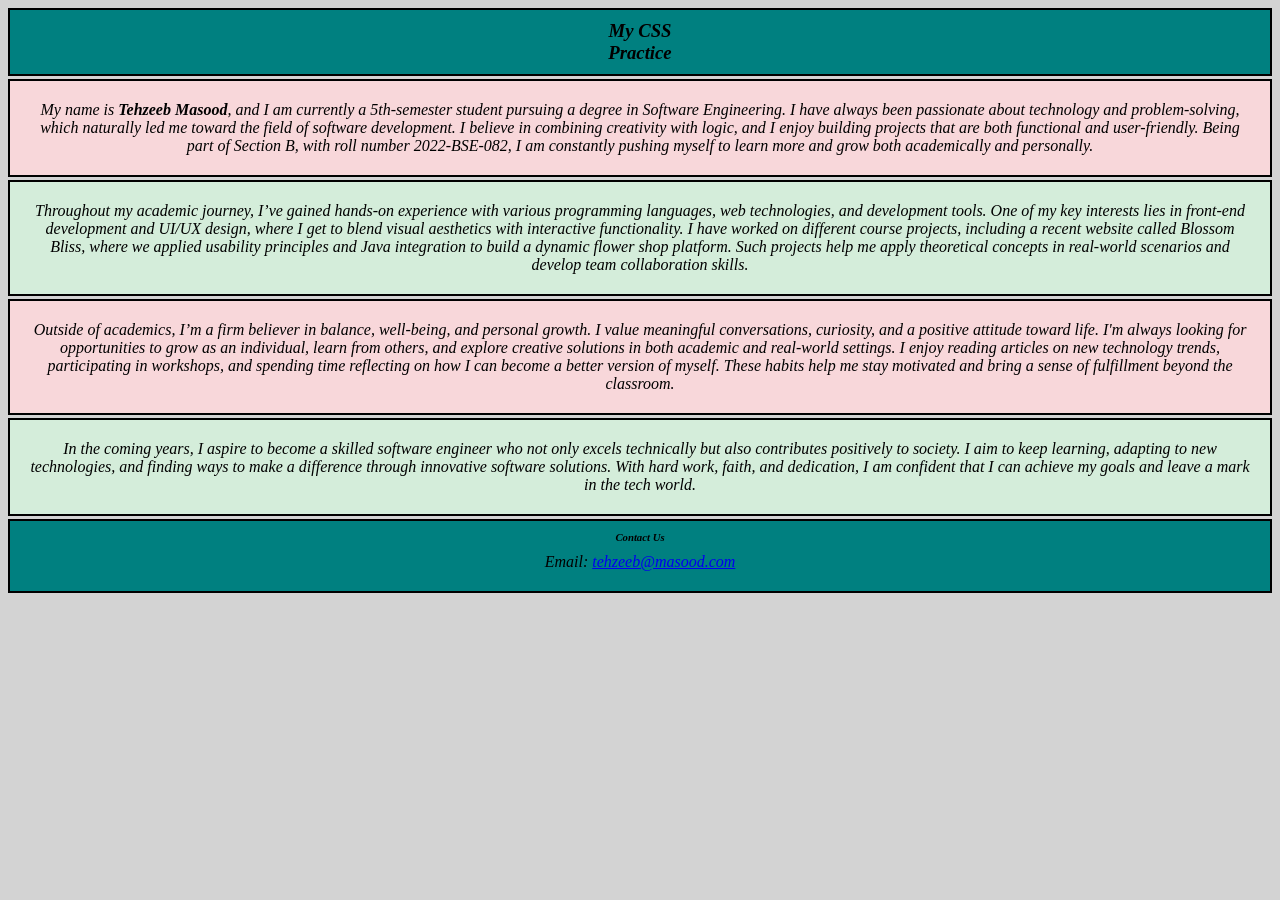
<file: index.html>
<!DOCTYPE html>
<html>
<head>
  <title>Task4</title>
  <link rel="stylesheet" href="tealblue.css">
  <link rel="stylesheet" href="aquagreen.css">
</head>
<body>
  <div class="header">
    <h3>My CSS <br> Practice</h3>
  </div>

  <div class="red-box">
    <p>My name is <strong>Tehzeeb Masood</strong>, and I am currently a 5th-semester student pursuing a degree in Software Engineering. I have always been passionate about technology and problem-solving, which naturally led me toward the field of software development. I believe in combining creativity with logic, and I enjoy building projects that are both functional and user-friendly. Being part of Section B, with roll number 2022-BSE-082, I am constantly pushing myself to learn more and grow both academically and personally.</p>
  </div>

  <div class="green-box">
    <p>Throughout my academic journey, I’ve gained hands-on experience with various programming languages, web technologies, and development tools. One of my key interests lies in front-end development and UI/UX design, where I get to blend visual aesthetics with interactive functionality. I have worked on different course projects, including a recent website called <em>Blossom Bliss</em>, where we applied usability principles and Java integration to build a dynamic flower shop platform. Such projects help me apply theoretical concepts in real-world scenarios and develop team collaboration skills.</p>
  </div>

  <div class="red-box">
    <p>Outside of academics, I’m a firm believer in balance, well-being, and personal growth. I value meaningful conversations, curiosity, and a positive attitude toward life. I'm always looking for opportunities to grow as an individual, learn from others, and explore creative solutions in both academic and real-world settings. I enjoy reading articles on new technology trends, participating in workshops, and spending time reflecting on how I can become a better version of myself. These habits help me stay motivated and bring a sense of fulfillment beyond the classroom.</p>
  </div>

  <div class="green-box">
    <p>In the coming years, I aspire to become a skilled software engineer who not only excels technically but also contributes positively to society. I aim to keep learning, adapting to new technologies, and finding ways to make a difference through innovative software solutions. With hard work, faith, and dedication, I am confident that I can achieve my goals and leave a mark in the tech world.</p>
  </div>

  <div class="footer">
    <footer>
      <h6>Contact Us</h6>
      <p>Email: <a href="mailto:tehzeeb@masood.com">tehzeeb@masood.com</a></p>
    </footer>
  </div>
</body>
</html>
</file>
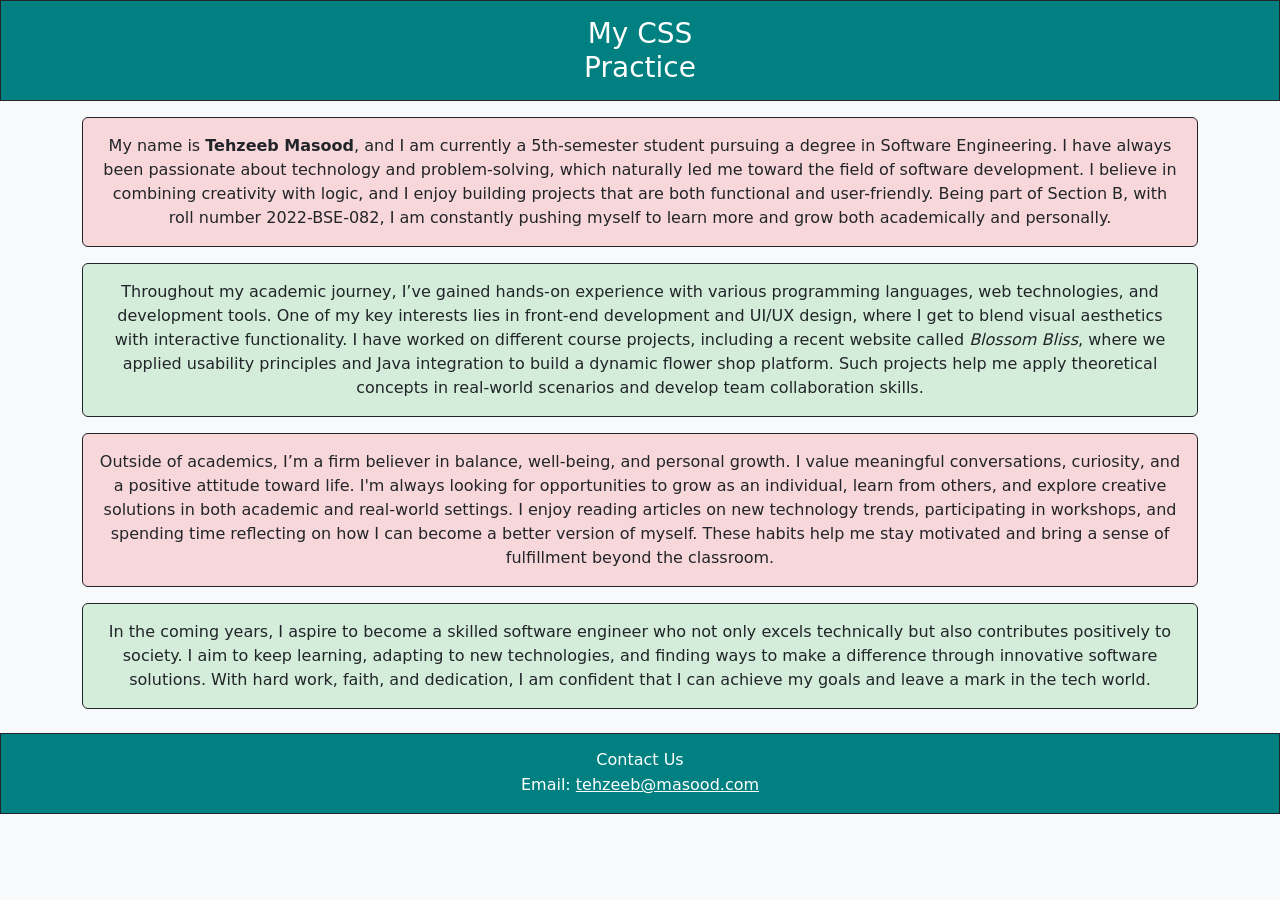
<file: assig.html>
<!DOCTYPE html>
<html lang="en">
<head>
  <meta charset="UTF-8">
  <title>Task4 - Bootstrap Only</title>
  <link href="https://cdn.jsdelivr.net/npm/bootstrap@5.3.2/dist/css/bootstrap.min.css" rel="stylesheet">
</head>
<body class="bg-light">

  <!-- Header -->
  <div class="text-white text-center py-3 border border-dark" style="background-color: teal;">
    <h3 class="mb-0">My CSS <br> Practice</h3>
  </div>

  <!-- Red Box 1 -->
  <div class="container my-3">
    <div class="card border border-dark text-center" style="background-color: #f8d7da;">
      <div class="card-body">
        <p class="mb-0">
          My name is <strong>Tehzeeb Masood</strong>, and I am currently a 5th-semester student pursuing a degree in Software Engineering. I have always been passionate about technology and problem-solving, which naturally led me toward the field of software development. I believe in combining creativity with logic, and I enjoy building projects that are both functional and user-friendly. Being part of Section B, with roll number 2022-BSE-082, I am constantly pushing myself to learn more and grow both academically and personally.
        </p>
      </div>
    </div>
  </div>

  <!-- Green Box 1 -->
  <div class="container my-3">
    <div class="card border border-dark text-center" style="background-color: #d4edda;">
      <div class="card-body">
        <p class="mb-0">
          Throughout my academic journey, I’ve gained hands-on experience with various programming languages, web technologies, and development tools. One of my key interests lies in front-end development and UI/UX design, where I get to blend visual aesthetics with interactive functionality. I have worked on different course projects, including a recent website called <em>Blossom Bliss</em>, where we applied usability principles and Java integration to build a dynamic flower shop platform. Such projects help me apply theoretical concepts in real-world scenarios and develop team collaboration skills.
        </p>
      </div>
    </div>
  </div>

  <!-- Red Box 2 -->
  <div class="container my-3">
    <div class="card border border-dark text-center" style="background-color: #f8d7da;">
      <div class="card-body">
        <p class="mb-0">
          Outside of academics, I’m a firm believer in balance, well-being, and personal growth. I value meaningful conversations, curiosity, and a positive attitude toward life. I'm always looking for opportunities to grow as an individual, learn from others, and explore creative solutions in both academic and real-world settings. I enjoy reading articles on new technology trends, participating in workshops, and spending time reflecting on how I can become a better version of myself. These habits help me stay motivated and bring a sense of fulfillment beyond the classroom.
        </p>
      </div>
    </div>
  </div>

  <!-- Green Box 2 -->
  <div class="container my-3">
    <div class="card border border-dark text-center" style="background-color: #d4edda;">
      <div class="card-body">
        <p class="mb-0">
          In the coming years, I aspire to become a skilled software engineer who not only excels technically but also contributes positively to society. I aim to keep learning, adapting to new technologies, and finding ways to make a difference through innovative software solutions. With hard work, faith, and dedication, I am confident that I can achieve my goals and leave a mark in the tech world.
        </p>
      </div>
    </div>
  </div>

  <!-- Footer -->
  <footer class="text-white text-center py-3 border border-dark mt-4" style="background-color: teal;">
    <h6 class="mb-1">Contact Us</h6>
    <p class="mb-0">
      Email: <a href="mailto:tehzeeb@masood.com" class="text-white text-decoration-underline">tehzeeb@masood.com</a>
    </p>
  </footer>

  <!-- Bootstrap JS (optional) -->
  <script src="https://cdn.jsdelivr.net/npm/bootstrap@5.3.2/dist/js/bootstrap.bundle.min.js"></script>
</body>
</html>
</file>
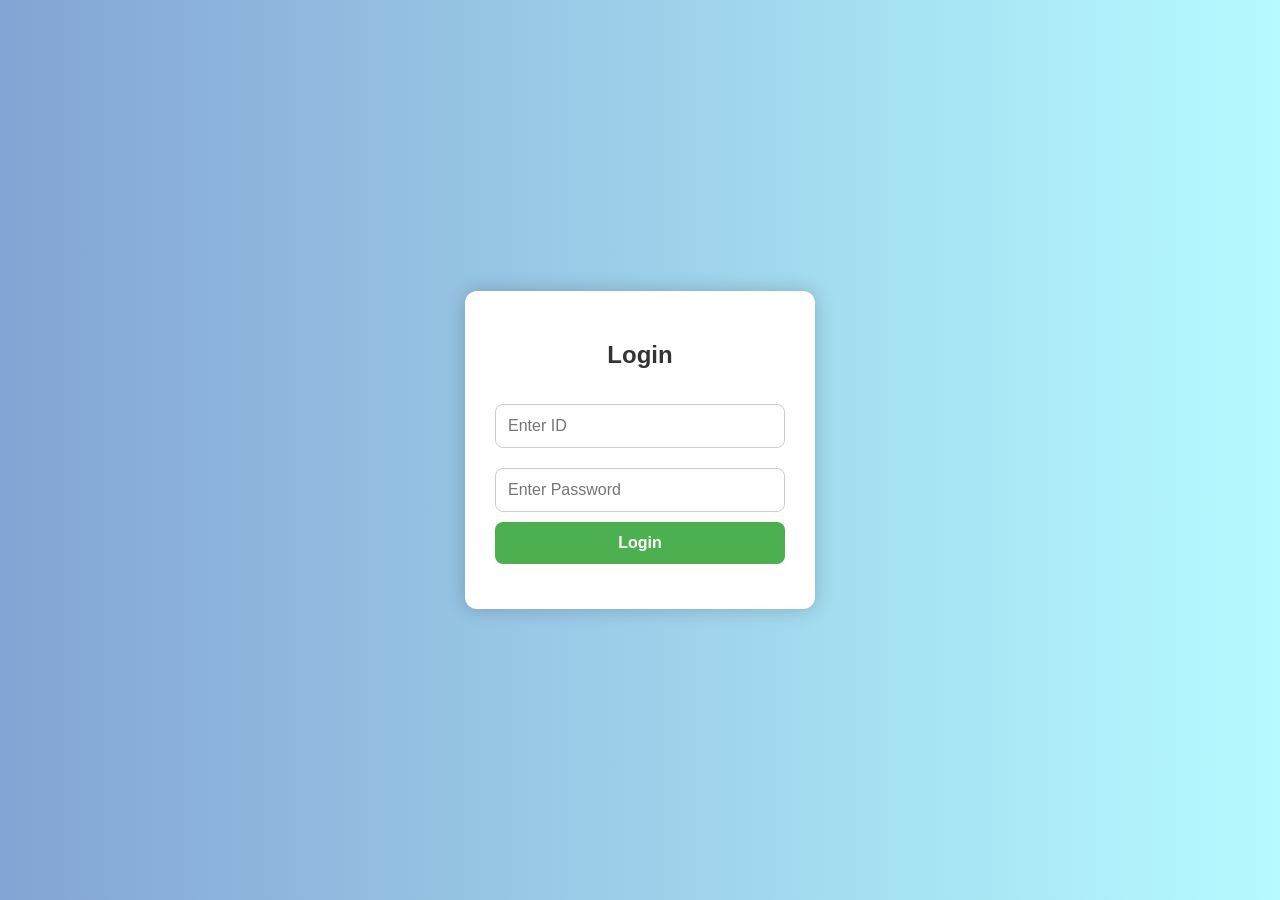
<file: quiz2.html>
<!DOCTYPE html>
<html lang="en">
<head>
  <meta charset="UTF-8">
  <meta name="viewport" content="width=device-width, initial-scale=1.0">
  <title>Responsive Login Form</title>
  <style>
    * {
      box-sizing: border-box;
    }

    body {
      font-family: Arial, sans-serif;
      background: linear-gradient(to right, #83a4d4, #b6fbff);
      display: flex;
      justify-content: center;
      align-items: center;
      height: 100vh;
      margin: 0;
      padding: 20px;
    }

    .login-box {
      background: white;
      padding: 30px;
      border-radius: 12px;
      box-shadow: 0 0 20px rgba(0,0,0,0.2);
      width: 100%;
      max-width: 350px;
      text-align: center;
    }

    .login-box h2 {
      margin-bottom: 25px;
      color: #333;
    }

    .login-box input {
      width: 100%;
      padding: 12px;
      margin: 10px 0;
      border: 1px solid #ccc;
      border-radius: 8px;
      font-size: 16px;
    }

    .login-box button {
      width: 100%;
      padding: 12px;
      background-color: #4CAF50;
      border: none;
      color: white;
      font-weight: bold;
      border-radius: 8px;
      font-size: 16px;
      cursor: pointer;
    }

    .login-box button:hover {
      background-color: #45a049;
    }

    .message {
      margin-top: 15px;
      font-weight: bold;
      font-size: 14px;
    }

    /* Responsive tweaks */
    @media (max-width: 400px) {
      .login-box {
        padding: 20px;
      }

      .login-box h2 {
        font-size: 20px;
      }
    }
  </style>
</head>
<body>

<div class="login-box">
  <h2>Login</h2>
  <input type="text" id="userId" placeholder="Enter ID">
  <input type="password" id="password" placeholder="Enter Password">
  <button onclick="checkLogin()">Login</button>
  <div class="message" id="message"></div>
</div>

<script>
  function checkLogin() {
    const id = document.getElementById("userId").value.trim();
    const password = document.getElementById("password").value.trim();
    const message = document.getElementById("message");

    const validId = "Tehzeeb";
    const validPassword = "12345";

    if (id === validId && password === validPassword) {
      message.style.color = "green";
      message.textContent = "Login Successful ✅";
    } else {
      message.style.color = "red";
      message.textContent = "Login Failed ❌";
    }
  }
</script>

</body>
</html>
</file>
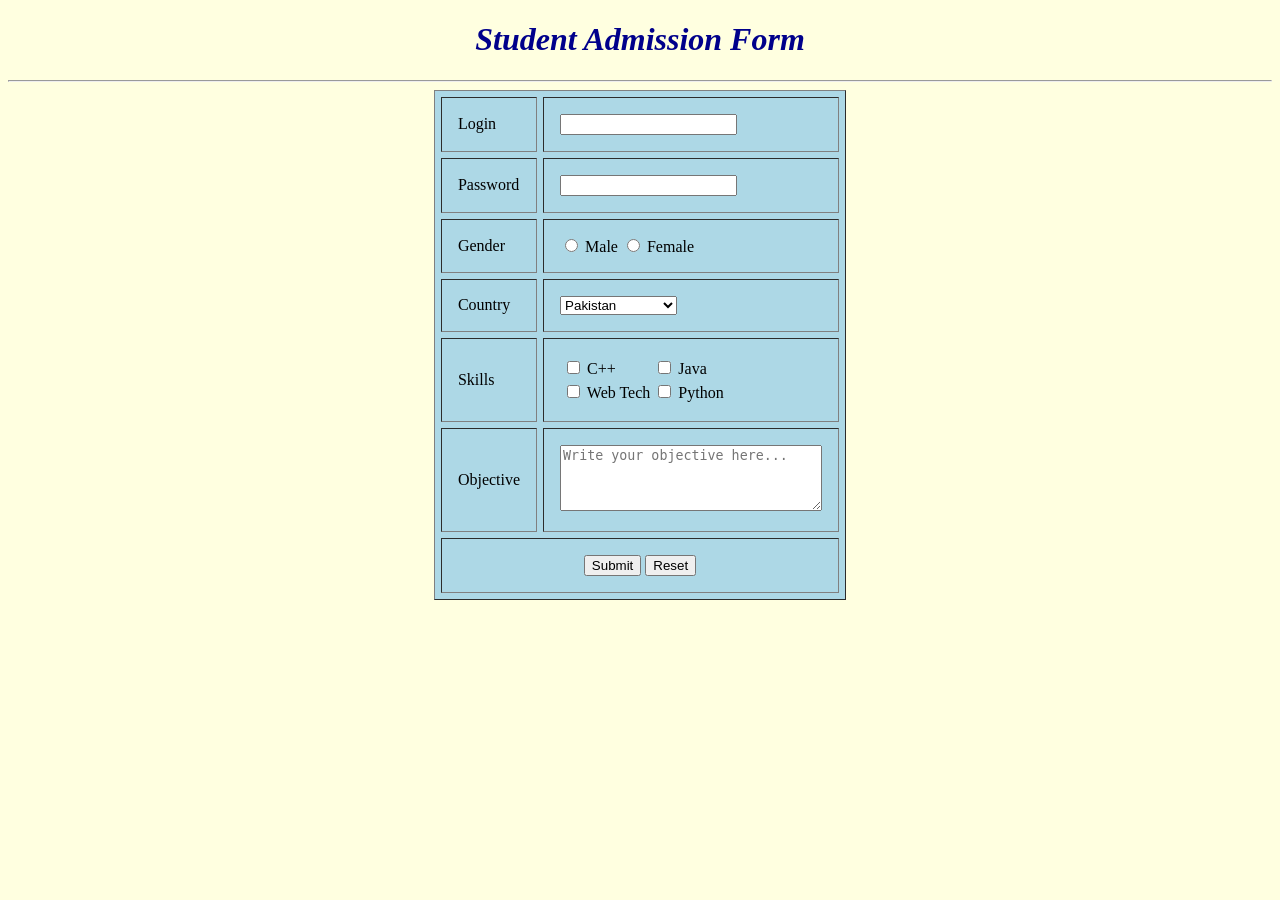
<file: registration.html>
<!DOCTYPE html>
<html>

<head>
    <title>Student Admission Form</title>
</head>

<body bgcolor="lightyellow">
    <h1 align="center">
        <font color="darkblue"><b><i>Student Admission Form</i></b></font>
    </h1>
    <hr>

    <form name="LoginForm" id="LoginForm" method="post">
        <table align="center" border="1" cellpadding="16" cellspacing="6" bgcolor="lightblue">
            <tr>
                <td>Login</td>
                <td><input type="text" name="Login" id="Login"></td>
            </tr>

            <tr>
                <td>Password</td>
                <td><input type="password" name="Password" id="Password"></td>
            </tr>

            <tr>
                <td>Gender</td>
                <td>
                    <input type="radio" name="Gender" value="Male"> Male
                    <input type="radio" name="Gender" value="Female"> Female
                </td>
            </tr>

            <tr>
                <td>Country</td>
                <td>
                    <select name="Country">
                        <option value="pak">Pakistan</option>
                        <option value="ind">India</option>
                        <option value="china">China</option>
                        <option value="usa">USA</option>
                        <option value="uk">United Kingdom</option>
                        <option value="aus">Australia</option>
                        <option value="can">Canada</option>
                        <option value="ger">Germany</option>
                        <option value="fra">France</option>
                        <option value="uae">UAE</option>
                    </select>
                </td>
            </tr>

            <tr>
                <td>Skills</td>
                <td>
		<table>
                    <tr> <td><input type="checkbox" name="skills" value="C++"> C++ </td>
                         <td><input type="checkbox" name="skills" value="Java"> Java </td>
		    </tr>
		    <tr>
                         <td><input type="checkbox" name="skills" value="Web Tech"> Web Tech </td>
                    	 <td><input type="checkbox" name="skills" value="Python"> Python </td>
		    </tr>
		</table>
                </td>
            </tr>

            <tr>
                <td>Objective</td>
                <td>
                    <textarea name="Objective" rows="4" cols="30" placeholder="Write your objective here..."></textarea>
                </td>
            </tr>

            <tr>
                <td colspan="2" align="center">
                    <input type="submit" value="Submit">
                    <input type="reset" value="Reset">
                </td>
            </tr>
        </table>
    </form>
</body>

</html>
</file>
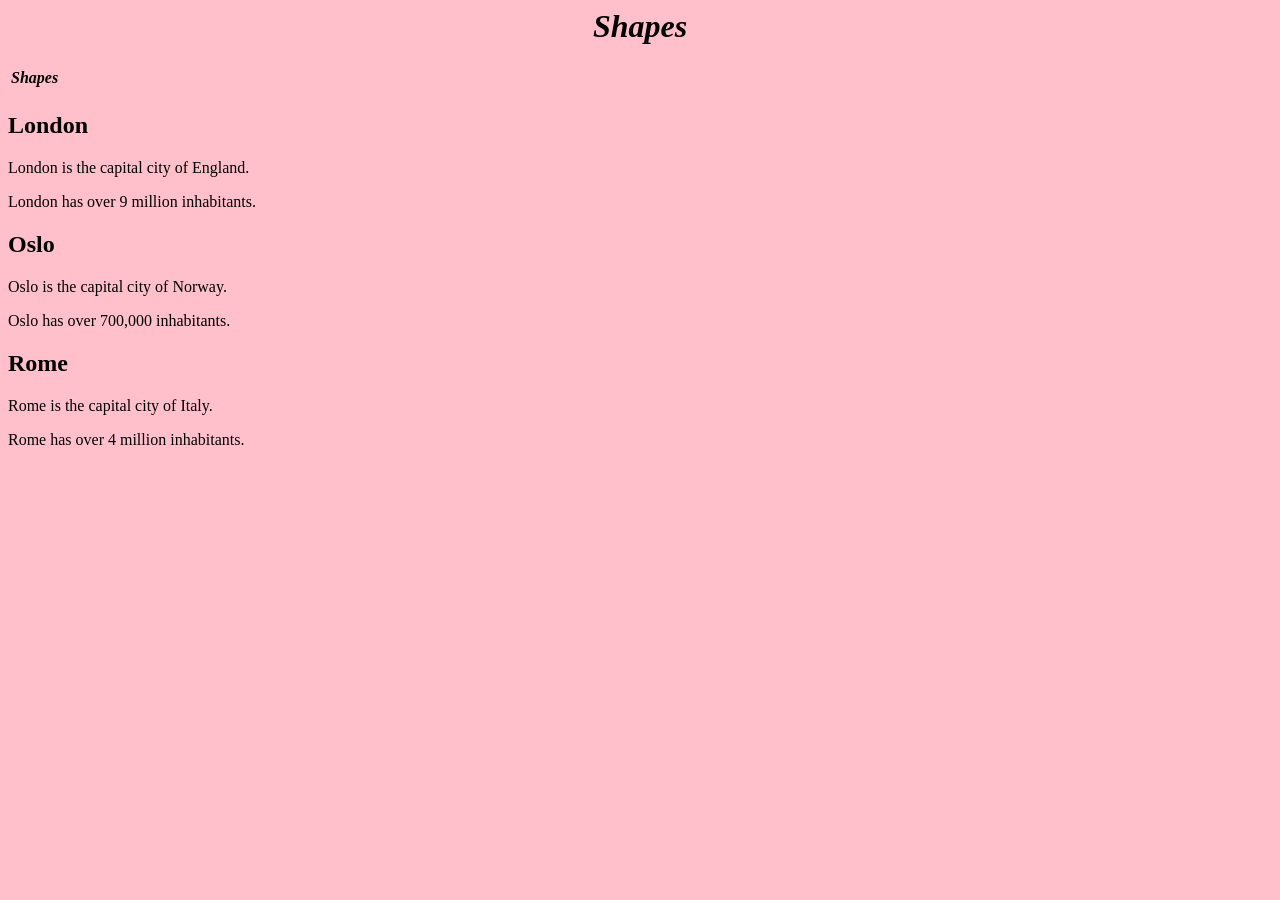
<file: shapes.html>
<html>

<head>
<title>Shapes</title>
</head>

<body bgcolor="pink">
<h1 align="center"> <b> <i> Shapes </i> </b> </h1>

<table>
<tr> <th colspan="2"> <b> <i> Shapes </i> </b> </th> </tr>
<tr> 
</table>

<div>
  <h2>London</h2>
  <p>London is the capital city of England.</p>
  <p>London has over 9 million inhabitants.</p>
</div>

<div>
  <h2>Oslo</h2>
  <p>Oslo is the capital city of Norway.</p>
  <p>Oslo has over 700,000 inhabitants.</p>
</div>

<div>
  <h2>Rome</h2>
  <p>Rome is the capital city of Italy.</p>
  <p>Rome has over 4 million inhabitants.</p>
</div>

</body>

</html>
</file>
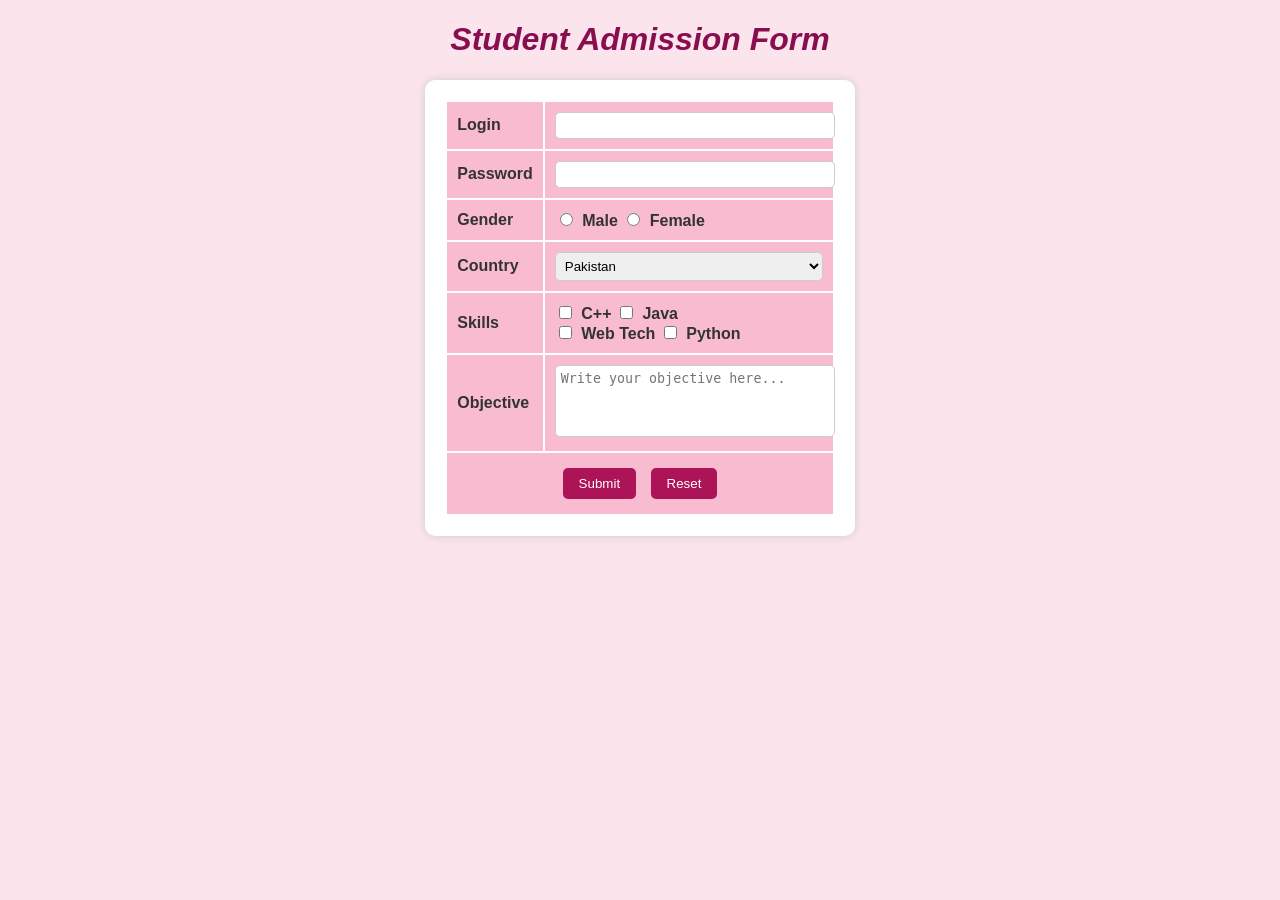
<file: slogin.html>
<!DOCTYPE html>
<html>

<head>
    <title>Student Admission Form</title>
    <style>
        body {
            background-color: #fce4ec;
            font-family: Arial, sans-serif;
        }

        h1 {
            text-align: center;
            font-style: italic;
            color: #880e4f;
        }

        table {
            margin: auto;
            background-color: #ffffff;
            border-radius: 10px;
            box-shadow: 0px 0px 10px #ccc;
            padding: 20px;
        }

        td {
            padding: 10px;
            color: #333333;
            font-weight: bold;
            background-color: #f8bbd0;
        }

        input[type="text"],
        input[type="password"],
        textarea,
        select {
            width: 100%;
            padding: 5px;
            border: 1px solid #ccc;
            border-radius: 5px;
        }

        input[type="radio"],
        input[type="checkbox"] {
            margin-right: 5px;
        }

        textarea {
            resize: none;
        }

        .button-row {
            text-align: center;
            background-color: #fce4ec;
        }

        input[type="submit"],
        input[type="reset"] {
            background-color: #ad1457;
            color: white;
            border: none;
            padding: 8px 16px;
            border-radius: 5px;
            cursor: pointer;
            margin: 5px;
        }

        input[type="submit"]:hover,
        input[type="reset"]:hover {
            background-color: #880e4f;
        }
    </style>
</head>

<body>
    <h1>Student Admission Form</h1>
    <form method="post">
        <table>
            <tr>
                <td>Login</td>
                <td><input type="text" name="Login"></td>
            </tr>

            <tr>
                <td>Password</td>
                <td><input type="password" name="Password"></td>
            </tr>

            <tr>
                <td>Gender</td>
                <td>
                    <input type="radio" name="Gender" value="Male"> Male
                    <input type="radio" name="Gender" value="Female"> Female
                </td>
            </tr>

            <tr>
                <td>Country</td>
                <td>
                    <select name="Country">
                        <option value="pak">Pakistan</option>
                        <option value="ind">India</option>
                        <option value="china">China</option>
                        <option value="usa">USA</option>
                        <option value="uk">UK</option>
                        <option value="aus">Australia</option>
                        <option value="can">Canada</option>
                        <option value="ger">Germany</option>
                        <option value="fra">France</option>
                        <option value="uae">UAE</option>
                    </select>
                </td>
            </tr>

            <tr>
                <td>Skills</td>
                <td>
                    <input type="checkbox" name="skills" value="C++"> C++
                    <input type="checkbox" name="skills" value="Java"> Java<br>
                    <input type="checkbox" name="skills" value="Web Tech"> Web Tech
                    <input type="checkbox" name="skills" value="Python"> Python
                </td>
            </tr>

            <tr>
                <td>Objective</td>
                <td>
                    <textarea name="Objective" rows="4" cols="30" placeholder="Write your objective here..."></textarea>
                </td>
            </tr>

            <tr class="button-row">
                <td colspan="2">
                    <input type="submit" value="Submit">
                    <input type="reset" value="Reset">
                </td>
            </tr>
        </table>
    </form>
</body>

</html>
</file>
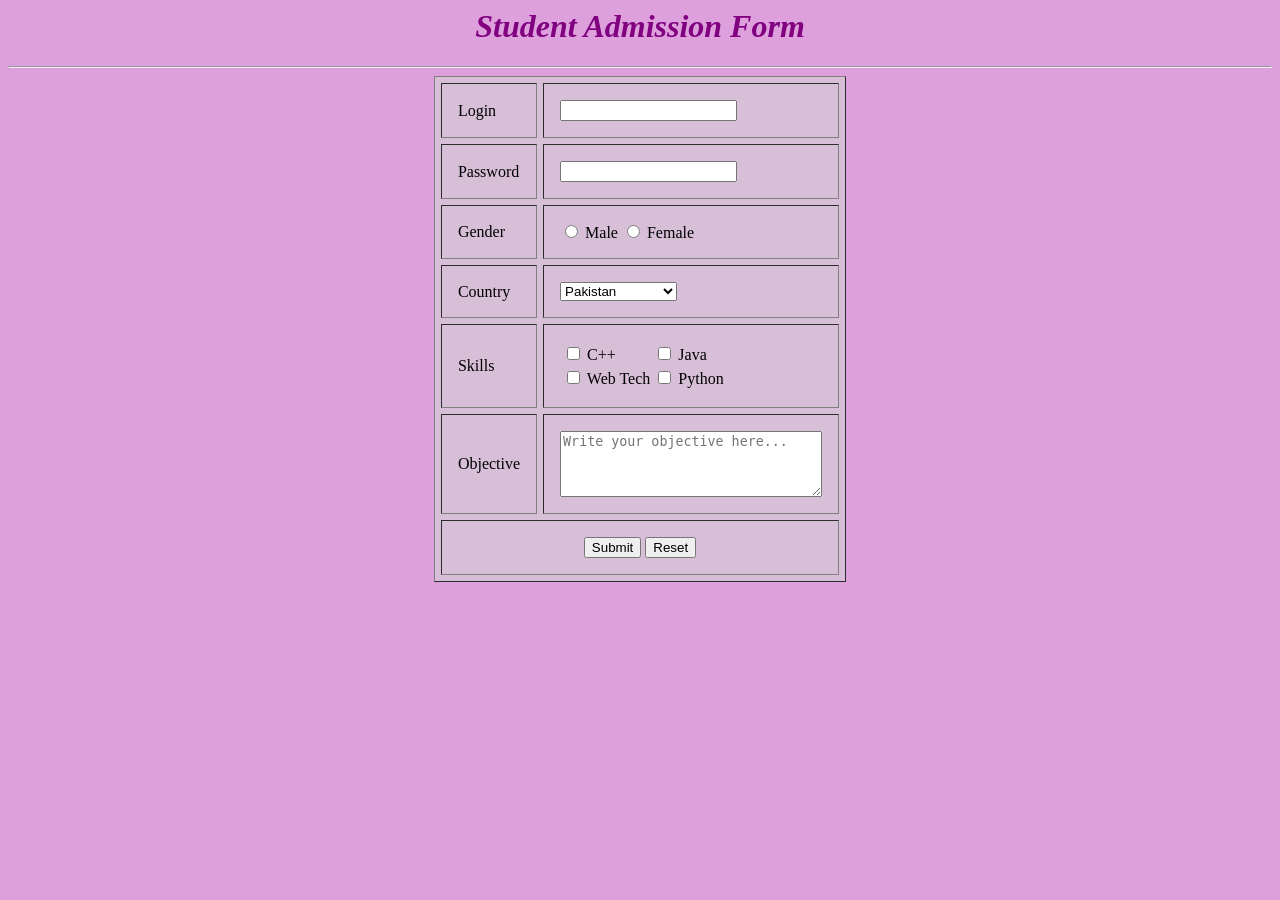
<file: Task2.html>
<html>

<head>
    <title>Student Admission Form</title>
</head>

<body bgcolor="plum">
    <h1 align="center">
        <font color="purple"><b><i>Student Admission Form</i></b></font>
    </h1>
    <hr>

    <form name="LoginForm" id="LoginForm" method="post">
        <table align="center" border="1" cellpadding="16" cellspacing="6" bgcolor="thistle">
            <tr>
                <td>Login</td>
                <td><input type="text" name="Login" id="Login"></td>
            </tr>

            <tr>
                <td>Password</td>
                <td><input type="password" name="Password" id="Password"></td>
            </tr>

            <tr>
                <td>Gender</td>
                <td>
                    <input type="radio" name="Gender" value="Male"> Male
                    <input type="radio" name="Gender" value="Female"> Female
                </td>
            </tr>

            <tr>
                <td>Country</td>
                <td>
                    <select name="Country">
                        <option value="pak">Pakistan</option>
                        <option value="ind">India</option>
                        <option value="china">China</option>
                        <option value="usa">USA</option>
                        <option value="uk">United Kingdom</option>
                        <option value="aus">Australia</option>
                        <option value="can">Canada</option>
                        <option value="ger">Germany</option>
                        <option value="fra">France</option>
                        <option value="uae">UAE</option>
                    </select>
                </td>
            </tr>

            <tr>
                <td>Skills</td>
                <td>
                    <table>
                        <tr>
                            <td><input type="checkbox" name="skills" value="C++"> C++</td>
                            <td><input type="checkbox" name="skills" value="Java"> Java</td>
                        </tr>
                        <tr>
                            <td><input type="checkbox" name="skills" value="Web Tech"> Web Tech</td>
                            <td><input type="checkbox" name="skills" value="Python"> Python</td>
                        </tr>
                    </table>
                </td>
            </tr>

            <tr>
                <td>Objective</td>
                <td>
                    <textarea name="Objective" rows="4" cols="30" placeholder="Write your objective here..."></textarea>
                </td>
            </tr>

            <tr>
                <td colspan="2" align="center">
                    <input type="submit" value="Submit"s>
                    <input type="reset" value="Reset">
                </td>
            </tr>
        </table>
    </form>
</body>

</html>
</file>
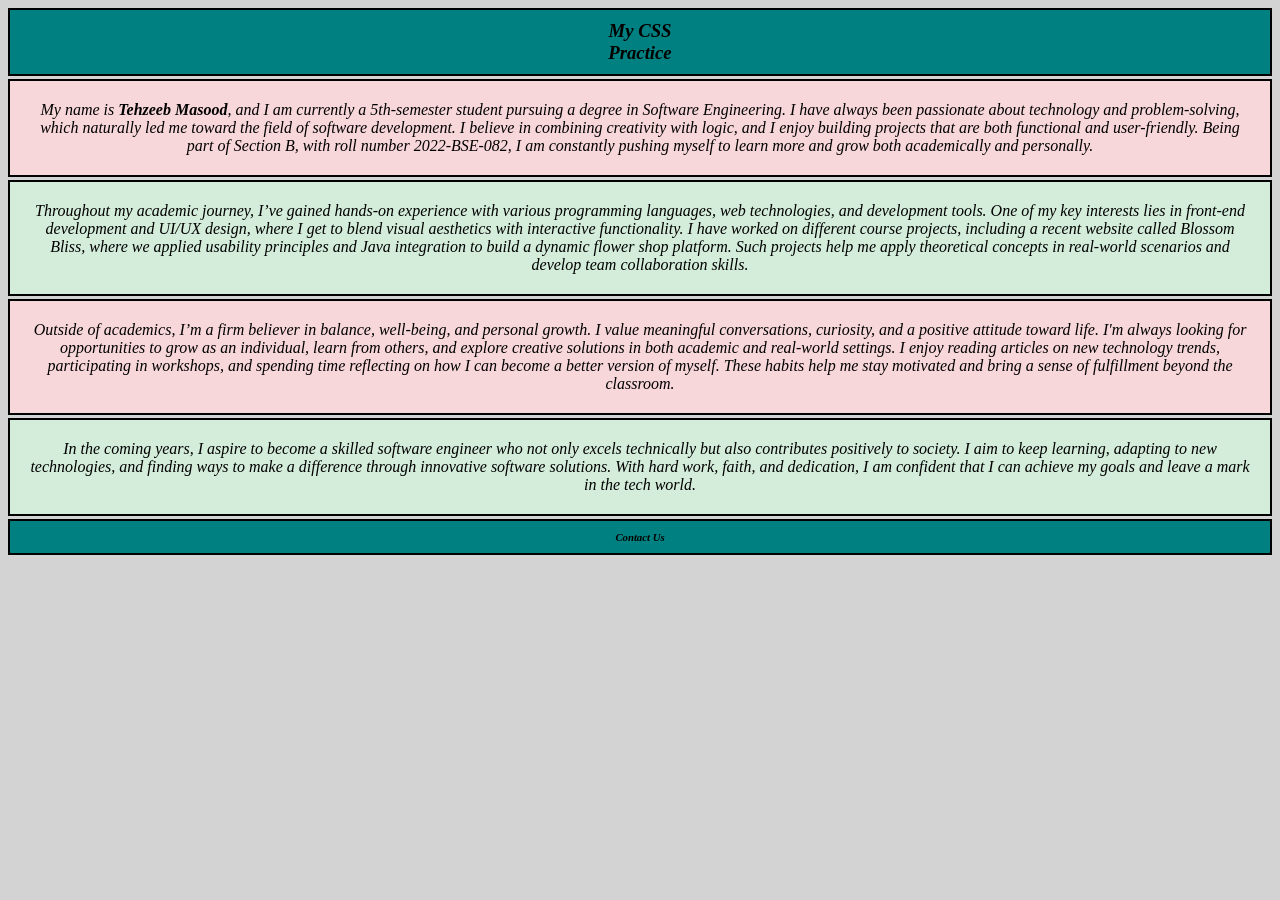
<file: task4.html>
<!DOCTYPE html>
<html>
<head>
  <title>Task4</title>
  <style>
    body {
      background-color: lightgray;
    }

    .header, .footer {
      background-color: teal;
      padding: 10px;
      border: 2px solid black;
      margin-bottom: 3px;
      text-align: center;
    }

    .red-box {
      background-color: #f8d7da; 
      padding: 10px;
      border: 2px solid black;
      margin-bottom: 3px;
      text-align: center;
    }

    .green-box {
      background-color: #d4edda; 
      padding: 10px;
      border: 2px solid black;
      margin-bottom: 3px;
      text-align: center;
    }

    h3, h6 {
      background-color: teal;
      text-align: center;
      font-style: italic;
      color: black;
      margin: 0;
    }

    p {
      text-align: center;
      font-style: italic;
      color: black;
      margin: 10px;
    }
  </style>
</head>
<body>
  <div class="header">
    <h3>My CSS <br> Practice</h3>
  </div>

  <div class="red-box">
    <p>My name is <strong>Tehzeeb Masood</strong>, and I am currently a 5th-semester student pursuing a degree in Software Engineering. I have always been passionate about technology and problem-solving, which naturally led me toward the field of software development. I believe in combining creativity with logic, and I enjoy building projects that are both functional and user-friendly. Being part of Section B, with roll number 2022-BSE-082, I am constantly pushing myself to learn more and grow both academically and personally.</p>
  </div>

  <div class="green-box">
    <p>Throughout my academic journey, I’ve gained hands-on experience with various programming languages, web technologies, and development tools. One of my key interests lies in front-end development and UI/UX design, where I get to blend visual aesthetics with interactive functionality. I have worked on different course projects, including a recent website called <em>Blossom Bliss</em>, where we applied usability principles and Java integration to build a dynamic flower shop platform. Such projects help me apply theoretical concepts in real-world scenarios and develop team collaboration skills.</p>
  </div>

  <div class="red-box">
  <p>Outside of academics, I’m a firm believer in balance, well-being, and personal growth. I value meaningful conversations, curiosity, and a positive attitude toward life. I'm always looking for opportunities to grow as an individual, learn from others, and explore creative solutions in both academic and real-world settings. I enjoy reading articles on new technology trends, participating in workshops, and spending time reflecting on how I can become a better version of myself. These habits help me stay motivated and bring a sense of fulfillment beyond the classroom.</p>
  </div>

  <div class="green-box">
    <p>In the coming years, I aspire to become a skilled software engineer who not only excels technically but also contributes positively to society. I aim to keep learning, adapting to new technologies, and finding ways to make a difference through innovative software solutions. With hard work, faith, and dedication, I am confident that I can achieve my goals and leave a mark in the tech world.</p>
  </div>

  <div class="footer">
    <footer>
      <h6>Contact Us</h6>
    </footer>
  </div>
</body>
</html>
</file>
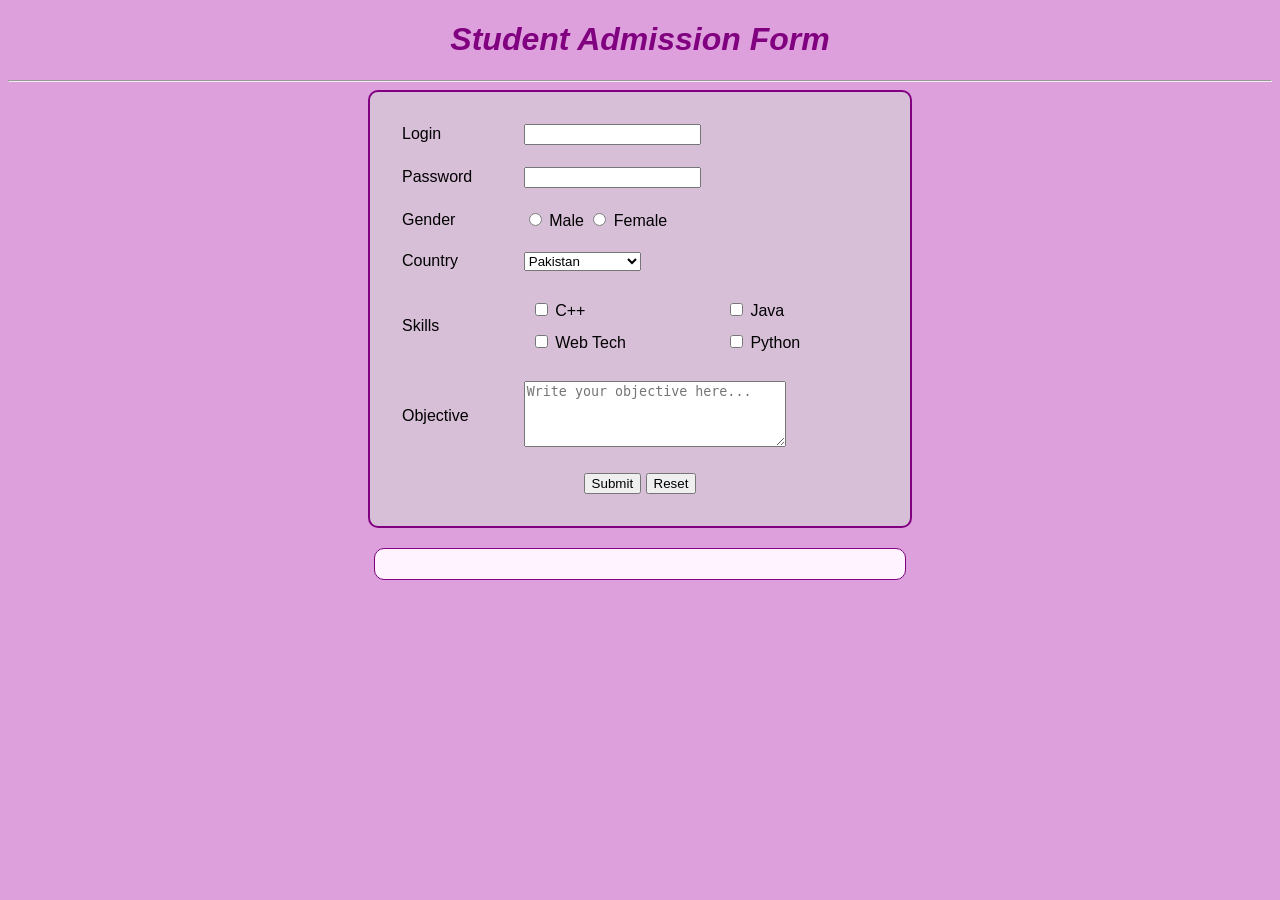
<file: task6.html>
<!DOCTYPE html>
<html lang="en">
<head>
    <meta charset="UTF-8">
    <title>Student Admission Form</title>
    <style>
        body {
            background-color: plum;
            font-family: Arial, sans-serif;
        }

        h1 {
            text-align: center;
            color: purple;
            font-style: italic;
        }

        form {
            width: 500px;
            margin: auto;
            background-color: thistle;
            padding: 20px;
            border: 2px solid purple;
            border-radius: 10px;
        }

        table {
            width: 100%;
        }

        td {
            padding: 10px;
        }

        .skills-table td {
            padding: 5px;
        }

        .form-buttons {
            text-align: center;
            padding-top: 10px;
        }

        #output {
            width: 500px;
            margin: 20px auto;
            background: #fff3ff;
            border: 1px solid purple;
            padding: 15px;
            border-radius: 10px;
        }
    </style>
</head>
<body>

    <h1><b><i>Student Admission Form</i></b></h1>
    <hr>

    <form id="LoginForm" onsubmit="handleSubmit(event)">
        <table>
            <tr>
                <td>Login</td>
                <td><input type="text" id="Login" required></td>
            </tr>
            <tr>
                <td>Password</td>
                <td><input type="password" id="Password" required></td>
            </tr>
            <tr>
                <td>Gender</td>
                <td>
                    <input type="radio" name="Gender" value="Male"> Male
                    <input type="radio" name="Gender" value="Female"> Female
                </td>
            </tr>
            <tr>
                <td>Country</td>
                <td>
                    <select id="Country">
                        <option value="pak">Pakistan</option>
                        <option value="ind">India</option>
                        <option value="china">China</option>
                        <option value="usa">USA</option>
                        <option value="uk">United Kingdom</option>
                        <option value="aus">Australia</option>
                        <option value="can">Canada</option>
                        <option value="ger">Germany</option>
                        <option value="fra">France</option>
                        <option value="uae">UAE</option>
                    </select>
                </td>
            </tr>
            <tr>
                <td>Skills</td>
                <td>
                    <table class="skills-table">
                        <tr>
                            <td><input type="checkbox" name="skills" value="C++"> C++</td>
                            <td><input type="checkbox" name="skills" value="Java"> Java</td>
                        </tr>
                        <tr>
                            <td><input type="checkbox" name="skills" value="Web Tech"> Web Tech</td>
                            <td><input type="checkbox" name="skills" value="Python"> Python</td>
                        </tr>
                    </table>
                </td>
            </tr>
            <tr>
                <td>Objective</td>
                <td>
                    <textarea id="Objective" rows="4" cols="30" placeholder="Write your objective here..."></textarea>
                </td>
            </tr>
            <tr>
                <td colspan="2" class="form-buttons">
                    <input type="submit" value="Submit">
                    <input type="reset" value="Reset" id="resetBtn">
                </td>
            </tr>
        </table>
    </form>

    <div id="output"></div>

    <script>
        function handleSubmit(event) {
            event.preventDefault();

            const login = document.getElementById('Login').value;
            const password = document.getElementById('Password').value;
            const gender = document.querySelector('input[name="Gender"]:checked')?.value || "Not selected";
            const country = document.getElementById('Country').value;
            const skills = Array.from(document.querySelectorAll('input[name="skills"]:checked')).map(cb => cb.value);
            const objective = document.getElementById('Objective').value;

            const output = document.getElementById('output');
            output.innerHTML = `
                <h3>Submitted Data:</h3>
                <p><strong>Login:</strong> ${login}</p>
                <p><strong>Password:</strong> ${'*'.repeat(password.length)}</p>
                <p><strong>Gender:</strong> ${gender}</p>
                <p><strong>Country:</strong> ${country}</p>
                <p><strong>Skills:</strong> ${skills.join(', ') || 'None'}</p>
                <p><strong>Objective:</strong> ${objective || 'N/A'}</p>
            `;
        }

        document.getElementById("resetBtn").addEventListener("click", () => {
            document.getElementById("output").innerHTML = "";
        });
    </script>

</body>
</html>
</file>
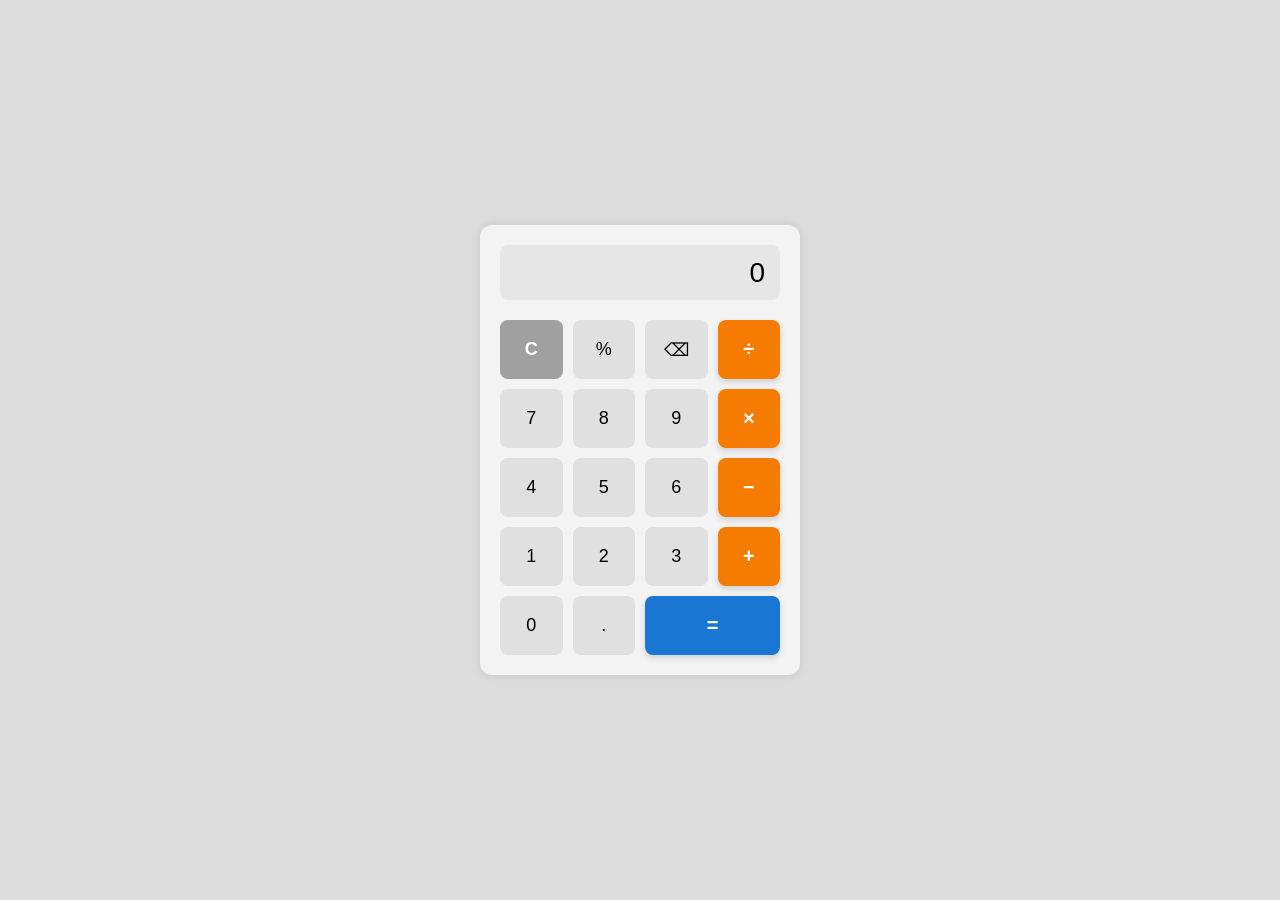
<file: task8.html>
<!DOCTYPE html>
<html lang="en">
<head>
  <meta charset="UTF-8">
  <title>Windows Calculator Style</title>
  <style>
    * {
      box-sizing: border-box;
    }

    body {
      font-family: 'Segoe UI', sans-serif;
      background: #dcdcdc;
      display: flex;
      justify-content: center;
      align-items: center;
      height: 100vh;
      margin: 0;
    }

    .calculator {
      background: #f3f3f3;
      border-radius: 12px;
      box-shadow: 0 0 10px rgba(0,0,0,0.1);
      width: 320px;
      padding: 20px;
    }

    .display {
      background: #e6e6e6;
      color: #000;
      font-size: 28px;
      text-align: right;
      padding: 12px 15px;
      border-radius: 8px;
      height: 55px;
      overflow: hidden;
      white-space: nowrap;
    }

    .buttons {
      display: grid;
      grid-template-columns: repeat(4, 1fr);
      gap: 10px;
      margin-top: 20px;
    }

    button {
      font-size: 18px;
      padding: 18px 0;
      border: none;
      border-radius: 8px;
      cursor: pointer;
      background: #e0e0e0;
      transition: background 0.2s ease, transform 0.1s;
      font-weight: 500;
      box-shadow: inset 0 0 0 transparent;
    }

    button:hover {
      background: #d0d0d0;
    }

    .operator {
      background: #f57c00;
      color: white;
      font-weight: bold;
      font-size: 20px;
      box-shadow: 0 3px 6px rgba(0,0,0,0.15);
    }

    .operator:hover {
      background: #e06d00;
      transform: scale(1.05);
    }

    .equal {
      background: #1976d2;
      color: white;
      font-weight: bold;
      font-size: 20px;
      box-shadow: 0 3px 6px rgba(0,0,0,0.15);
    }

    .equal:hover {
      background: #125bb5;
      transform: scale(1.05);
    }

    .clear {
      background: #a0a0a0;
      color: white;
      font-weight: bold;
    }

    .clear:hover {
      background: #8b8b8b;
    }
  </style>
</head>
<body>
  <div class="calculator">
    <div id="display" class="display">0</div>
    <div class="buttons">
      <button class="clear" onclick="clearDisplay()">C</button>
      <button onclick="appendValue('%')">%</button>
      <button onclick="backspace()">⌫</button>
      <button class="operator" onclick="appendValue('÷')">÷</button>

      <button onclick="appendValue('7')">7</button>
      <button onclick="appendValue('8')">8</button>
      <button onclick="appendValue('9')">9</button>
      <button class="operator" onclick="appendValue('×')">×</button>

      <button onclick="appendValue('4')">4</button>
      <button onclick="appendValue('5')">5</button>
      <button onclick="appendValue('6')">6</button>
      <button class="operator" onclick="appendValue('-')">−</button>

      <button onclick="appendValue('1')">1</button>
      <button onclick="appendValue('2')">2</button>
      <button onclick="appendValue('3')">3</button>
      <button class="operator" onclick="appendValue('+')">+</button>

      <button onclick="appendValue('0')">0</button>
      <button onclick="appendValue('.')">.</button>
      <button class="equal" style="grid-column: span 2;" onclick="calculate()">=</button>
    </div>
  </div>

  <script>
    const display = document.getElementById('display');

    function appendValue(value) {
      if (display.innerHTML === '0' || display.innerHTML === 'Error') {
        display.innerHTML = value;
      } else {
        display.innerHTML += value;
      }
    }

    function clearDisplay() {
      display.innerHTML = '0';
    }

    function backspace() {
      const text = display.innerHTML;
      display.innerHTML = text.length > 1 ? text.slice(0, -1) : '0';
    }

    function calculate() {
      try {
        const expression = display.innerHTML
          .replace(/×/g, '*')
          .replace(/÷/g, '/');
        display.innerHTML = eval(expression);
      } catch {
        display.innerHTML = 'Error';
      }
    }
  </script>
</body>
</html>
</file>
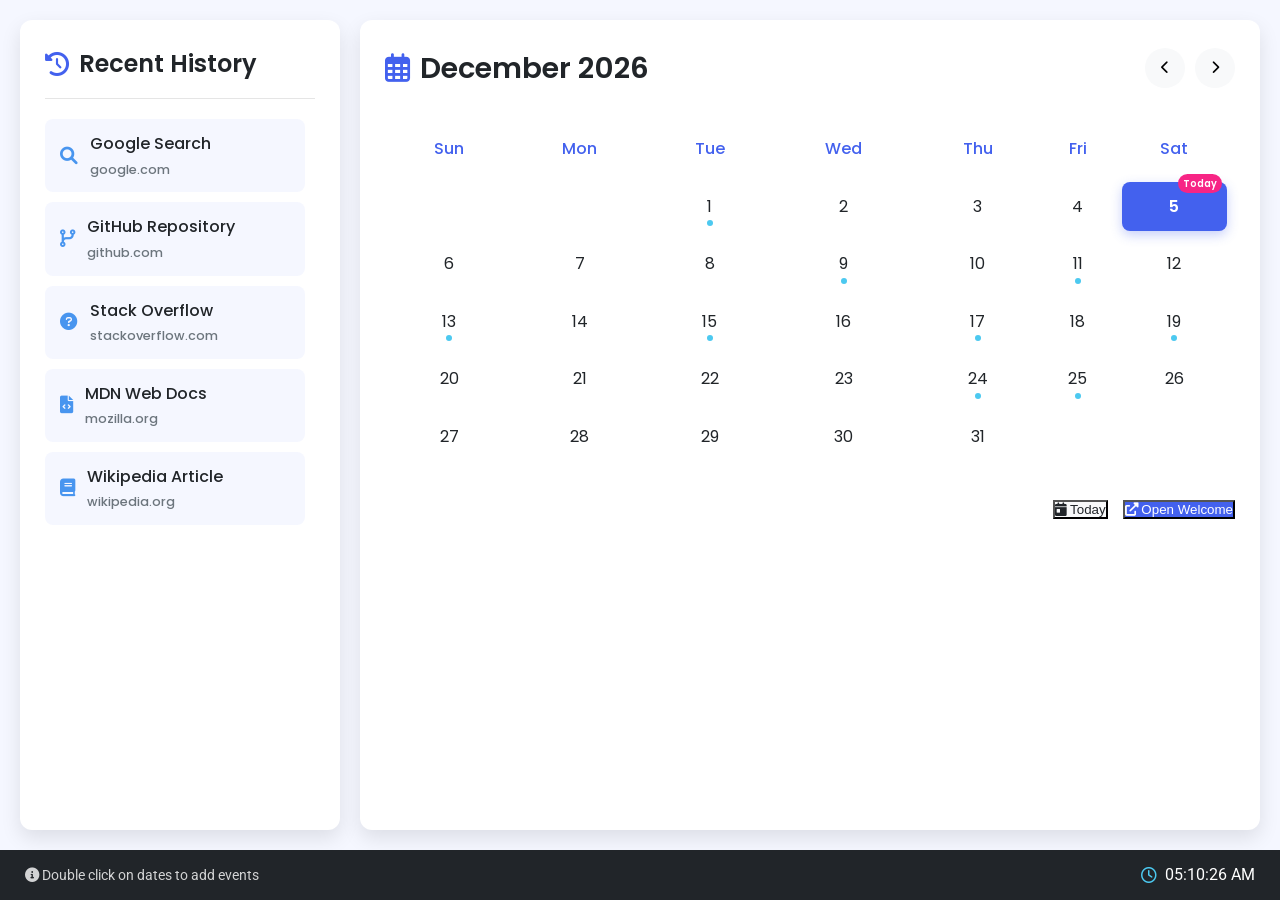
<file: Task9.html>
<!DOCTYPE html>
<html lang="en">
<head>
    <meta charset="UTF-8">
    <meta name="viewport" content="width=device-width, initial-scale=1.0">
    <title>Elegant Calendar with History</title>
    <link href="https://fonts.googleapis.com/css2?family=Poppins:wght@300;400;500;600&family=Roboto:wght@300;400;500&display=swap" rel="stylesheet">
    <link rel="stylesheet" href="https://cdnjs.cloudflare.com/ajax/libs/font-awesome/6.0.0-beta3/css/all.min.css">
    <style>
        :root {
            --primary-color: #4361ee;
            --secondary-color: #3f37c9;
            --accent-color: #4895ef;
            --light-color: #f8f9fa;
            --dark-color: #212529;
            --success-color: #4cc9f0;
            --warning-color: #f72585;
            --border-radius: 12px;
            --box-shadow: 0 8px 20px rgba(0, 0, 0, 0.1);
            --transition: all 0.3s ease;
        }
        
        * {
            margin: 0;
            padding: 0;
            box-sizing: border-box;
        }
        
        body {
            font-family: 'Poppins', sans-serif;
            background-color: #f5f7ff;
            color: var(--dark-color);
            line-height: 1.6;
            display: flex;
            flex-direction: column;
            min-height: 100vh;
        }
        
        .container {
            display: flex;
            flex: 1;
            padding: 20px;
            gap: 20px;
        }
        
        /* History Panel */
        .history-panel {
            width: 320px;
            background: white;
            border-radius: var(--border-radius);
            box-shadow: var(--box-shadow);
            padding: 25px;
            display: flex;
            flex-direction: column;
            transition: var(--transition);
        }
        
        .history-panel:hover {
            transform: translateY(-5px);
            box-shadow: 0 12px 24px rgba(0, 0, 0, 0.15);
        }
        
        .history-header {
            display: flex;
            align-items: center;
            margin-bottom: 20px;
            padding-bottom: 15px;
            border-bottom: 1px solid rgba(0, 0, 0, 0.1);
        }
        
        .history-header i {
            color: var(--primary-color);
            font-size: 1.5rem;
            margin-right: 10px;
        }
        
        .history-header h2 {
            font-weight: 600;
            color: var(--dark-color);
        }
        
        #history-frame {
            flex: 1;
            overflow-y: auto;
            padding-right: 10px;
        }
        
        .history-item {
            padding: 12px 15px;
            margin-bottom: 10px;
            background: rgba(67, 97, 238, 0.05);
            border-radius: 8px;
            transition: var(--transition);
            display: flex;
            align-items: center;
        }
        
        .history-item:hover {
            background: rgba(67, 97, 238, 0.1);
            transform: translateX(5px);
        }
        
        .history-item a {
            color: var(--dark-color);
            text-decoration: none;
            font-weight: 500;
            display: flex;
            align-items: center;
            width: 100%;
        }
        
        .history-item i {
            color: var(--accent-color);
            margin-right: 12px;
            font-size: 1.1rem;
        }
        
        .history-item .domain {
            color: #6c757d;
            font-size: 0.8rem;
            margin-top: 3px;
        }
        
        /* Calendar Panel */
        .calendar-panel {
            flex: 1;
            background: white;
            border-radius: var(--border-radius);
            box-shadow: var(--box-shadow);
            padding: 25px;
            display: flex;
            flex-direction: column;
        }
        
        .calendar-header {
            display: flex;
            justify-content: space-between;
            align-items: center;
            margin-bottom: 25px;
        }
        
        #month-year {
            font-size: 1.8rem;
            font-weight: 600;
            color: var(--dark-color);
            display: flex;
            align-items: center;
        }
        
        #month-year i {
            color: var(--primary-color);
            margin-right: 10px;
        }
        
        .calendar-nav {
            display: flex;
            gap: 10px;
        }
        
        .calendar-nav button {
            background: var(--light-color);
            border: none;
            width: 40px;
            height: 40px;
            border-radius: 50%;
            display: flex;
            align-items: center;
            justify-content: center;
            cursor: pointer;
            transition: var(--transition);
        }
        
        .calendar-nav button:hover {
            background: var(--primary-color);
            color: white;
        }
        
        .calendar {
            width: 100%;
            border-collapse: separate;
            border-spacing: 8px;
        }
        
        .calendar th {
            color: var(--primary-color);
            font-weight: 500;
            text-align: center;
            padding: 12px 0;
        }
        
        .calendar td {
            text-align: center;
            padding: 12px 0;
            border-radius: 8px;
            cursor: pointer;
            transition: var(--transition);
            position: relative;
        }
        
        .calendar td:hover:not(.empty, .today) {
            background: rgba(67, 97, 238, 0.1);
        }
        
        .calendar td.empty {
            background: transparent;
            cursor: default;
        }
        
        .today {
            background: var(--primary-color);
            color: white;
            font-weight: 600;
            box-shadow: 0 4px 12px rgba(67, 97, 238, 0.3);
        }
        
        .today::after {
            content: 'Today';
            position: absolute;
            top: -8px;
            right: 5px;
            background: var(--warning-color);
            color: white;
            font-size: 0.6rem;
            padding: 2px 5px;
            border-radius: 10px;
        }
        
        .event-marker {
            position: absolute;
            bottom: 5px;
            left: 50%;
            transform: translateX(-50%);
            width: 6px;
            height: 6px;
            background: var(--success-color);
            border-radius: 50%;
        }
        
        .action-buttons {
            margin-top: 30px;
            display: flex;
            justify-content: flex-end;
            gap: 15px;
        }
        
        .action-button {
            padding: 12px 24px;
            border-radius: 8px;
            border: none;
            font-weight: 500;
            cursor: pointer;
            transition: var(--transition);
            display: flex;
            align-items: center;
            gap: 8px;
        }
        
        .primary-button {
            background: var(--primary-color);
            color: white;
        }
        
        .primary-button:hover {
            background: var(--secondary-color);
            transform: translateY(-2px);
            box-shadow: 0 6px 12px rgba(67, 97, 238, 0.3);
        }
        
        .secondary-button {
            background: var(--light-color);
            color: var(--dark-color);
        }
        
        .secondary-button:hover {
            background: #e9ecef;
        }
        
        /* Status Bar */
        .status-bar {
            background: var(--dark-color);
            color: white;
            padding: 12px 25px;
            display: flex;
            justify-content: space-between;
            align-items: center;
            font-family: 'Roboto', sans-serif;
        }
        
        .clock {
            display: flex;
            align-items: center;
            gap: 8px;
        }
        
        .clock i {
            color: var(--success-color);
        }
        
        .status-message {
            font-size: 0.9rem;
            opacity: 0.8;
        }
        
        /* Responsive Design */
        @media (max-width: 992px) {
            .container {
                flex-direction: column;
            }
            
            .history-panel {
                width: 100%;
            }
            
            .calendar th, .calendar td {
                padding: 8px 0;
            }
        }
        
        /* Animations */
        @keyframes fadeIn {
            from { opacity: 0; transform: translateY(10px); }
            to { opacity: 1; transform: translateY(0); }
        }
        
        .history-item, .calendar td {
            animation: fadeIn 0.4s ease forwards;
        }
        
        .history-item:nth-child(1) { animation-delay: 0.1s; }
        .history-item:nth-child(2) { animation-delay: 0.2s; }
        .history-item:nth-child(3) { animation-delay: 0.3s; }
        .history-item:nth-child(4) { animation-delay: 0.4s; }
        .history-item:nth-child(5) { animation-delay: 0.5s; }
    </style>
</head>
<body>
    <div class="container">
        <div class="history-panel">
            <div class="history-header">
                <i class="fas fa-history"></i>
                <h2>Recent History</h2>
            </div>
            <div id="history-frame">
                <!-- History items will be inserted here by JavaScript -->
            </div>
        </div>
        
        <div class="calendar-panel">
            <div class="calendar-header">
                <div id="month-year">
                    <i class="far fa-calendar-alt"></i>
                    <span>May 2023</span>
                </div>
                <div class="calendar-nav">
                    <button id="prev-month"><i class="fas fa-chevron-left"></i></button>
                    <button id="next-month"><i class="fas fa-chevron-right"></i></button>
                </div>
            </div>
            
            <table class="calendar" id="calendar">
                <thead>
                    <tr>
                        <th>Sun</th>
                        <th>Mon</th>
                        <th>Tue</th>
                        <th>Wed</th>
                        <th>Thu</th>
                        <th>Fri</th>
                        <th>Sat</th>
                    </tr>
                </thead>
                <tbody id="calendar-body">
                    <!-- Calendar will be generated by JavaScript -->
                </tbody>
            </table>
            
            <div class="action-buttons">
                <button class="secondary-button" id="today-btn">
                    <i class="fas fa-calendar-day"></i> Today
                </button>
                <button class="primary-button" onclick="openWelcomeWindow()">
                    <i class="fas fa-external-link-alt"></i> Open Welcome
                </button>
            </div>
        </div>
    </div>
    
    <div class="status-bar">
        <div class="status-message">
            <i class="fas fa-info-circle"></i> Double click on dates to add events
        </div>
        <div class="clock" id="clock">
            <i class="far fa-clock"></i>
            <span>12:34:56 PM</span>
        </div>
    </div>

    <script>
        // Current date information
        let currentDate = new Date();
        let currentMonth = currentDate.getMonth();
        let currentYear = currentDate.getFullYear();
        
        // Generate calendar for specific month/year
        function generateCalendar(month, year) {
            const firstDay = new Date(year, month, 1);
            const startingDay = firstDay.getDay();
            const daysInMonth = new Date(year, month + 1, 0).getDate();
            
            // Update month/year display
            const monthYearDisplay = new Date(year, month).toLocaleDateString('en-US', {
                month: 'long',
                year: 'numeric'
            });
            document.getElementById('month-year').querySelector('span').textContent = monthYearDisplay;
            
            // Clear previous calendar
            const calendarBody = document.getElementById('calendar-body');
            calendarBody.innerHTML = '';
            
            let date = 1;
            for (let i = 0; i < 6; i++) {
                // Stop if we've gone past the last day of the month
                if (date > daysInMonth) break;
                
                const row = document.createElement('tr');
                
                for (let j = 0; j < 7; j++) {
                    const cell = document.createElement('td');
                    
                    if (i === 0 && j < startingDay) {
                        cell.textContent = '';
                        cell.classList.add('empty');
                    } else if (date > daysInMonth) {
                        cell.textContent = '';
                        cell.classList.add('empty');
                    } else {
                        // Current date cell
                        cell.textContent = date;
                        
                        // Highlight today's date
                        const today = new Date();
                        if (date === today.getDate() && 
                            month === today.getMonth() && 
                            year === today.getFullYear()) {
                            cell.classList.add('today');
                        }
                        
                        // Add event markers (random for demo)
                        if (Math.random() > 0.7) {
                            const marker = document.createElement('div');
                            marker.classList.add('event-marker');
                            cell.appendChild(marker);
                        }
                        
                        // Double click to add event
                        cell.addEventListener('dblclick', function() {
                            alert(`Would add event to ${month+1}/${date}/${year}`);
                        });
                        
                        date++;
                    }
                    
                    row.appendChild(cell);
                }
                
                calendarBody.appendChild(row);
            }
        }
        
        // Simulate browser history with favicons
        function displayHistory() {
            const historyItems = [
                { 
                    title: 'Google Search', 
                    url: 'https://www.google.com',
                    icon: 'fa-search',
                    domain: 'google.com'
                },
                { 
                    title: 'GitHub Repository', 
                    url: 'https://www.github.com',
                    icon: 'fa-code-branch',
                    domain: 'github.com'
                },
                { 
                    title: 'Stack Overflow', 
                    url: 'https://stackoverflow.com',
                    icon: 'fa-question-circle',
                    domain: 'stackoverflow.com'
                },
                { 
                    title: 'MDN Web Docs', 
                    url: 'https://developer.mozilla.org',
                    icon: 'fa-file-code',
                    domain: 'mozilla.org'
                },
                { 
                    title: 'Wikipedia Article', 
                    url: 'https://www.wikipedia.org',
                    icon: 'fa-book',
                    domain: 'wikipedia.org'
                }
            ];
            
            const historyFrame = document.getElementById('history-frame');
            historyItems.forEach(item => {
                const div = document.createElement('div');
                div.className = 'history-item';
                
                const link = document.createElement('a');
                link.href = item.url;
                link.target = '_blank';
                
                link.innerHTML = `
                    <i class="fas ${item.icon}"></i>
                    <div>
                        <div>${item.title}</div>
                        <div class="domain">${item.domain}</div>
                    </div>
                `;
                
                div.appendChild(link);
                historyFrame.appendChild(div);
            });
        }
        
        // Update the clock
        function updateClock() {
            const now = new Date();
            const timeString = now.toLocaleTimeString('en-US', {
                hour: '2-digit',
                minute: '2-digit',
                second: '2-digit'
            });
            document.getElementById('clock').querySelector('span').textContent = timeString;
        }
        
        // Window.open demonstration with better styling
        function openWelcomeWindow() {
            const newWindow = window.open('', '_blank', 'width=500,height=400,top=100,left=100');
            newWindow.document.write(`
                <!DOCTYPE html>
                <html>
                <head>
                    <title>Welcome Window</title>
                    <link href="https://fonts.googleapis.com/css2?family=Poppins:wght@300;400;500&display=swap" rel="stylesheet">
                    <link rel="stylesheet" href="https://cdnjs.cloudflare.com/ajax/libs/font-awesome/6.0.0-beta3/css/all.min.css">
                    <style>
                        body {
                            font-family: 'Poppins', sans-serif;
                            background: linear-gradient(135deg, #4361ee, #3a0ca3);
                            color: white;
                            display: flex;
                            justify-content: center;
                            align-items: center;
                            height: 100vh;
                            margin: 0;
                            text-align: center;
                        }
                        .welcome-container {
                            padding: 30px;
                            background: rgba(255, 255, 255, 0.1);
                            border-radius: 16px;
                            backdrop-filter: blur(10px);
                            box-shadow: 0 8px 32px rgba(0, 0, 0, 0.2);
                            max-width: 80%;
                        }
                        h1 {
                            font-size: 2.2rem;
                            margin-bottom: 20px;
                        }
                        p {
                            font-size: 1.1rem;
                            margin-bottom: 30px;
                            opacity: 0.9;
                        }
                        .icon {
                            font-size: 3rem;
                            color: #4cc9f0;
                            margin-bottom: 20px;
                            animation: bounce 2s infinite;
                        }
                        @keyframes bounce {
                            0%, 100% { transform: translateY(0); }
                            50% { transform: translateY(-10px); }
                        }
                    </style>
                </head>
                <body>
                    <div class="welcome-container">
                        <div class="icon"><i class="fas fa-window-restore"></i></div>
                        <h1>Welcome to window.open()</h1>
                        <p>This window was opened using JavaScript's window.open() method.</p>
                        <p>You can customize the size, position and features of the new window.</p>
                    </div>
                </body>
                </html>
            `);
        }
        
        // Navigation controls
        document.getElementById('prev-month').addEventListener('click', function() {
            currentMonth--;
            if (currentMonth < 0) {
                currentMonth = 11;
                currentYear--;
            }
            generateCalendar(currentMonth, currentYear);
        });
        
        document.getElementById('next-month').addEventListener('click', function() {
            currentMonth++;
            if (currentMonth > 11) {
                currentMonth = 0;
                currentYear++;
            }
            generateCalendar(currentMonth, currentYear);
        });
        
        document.getElementById('today-btn').addEventListener('click', function() {
            currentDate = new Date();
            currentMonth = currentDate.getMonth();
            currentYear = currentDate.getFullYear();
            generateCalendar(currentMonth, currentYear);
        });
        
        // Initialize everything when the page loads
        window.onload = function() {
            generateCalendar(currentMonth, currentYear);
            displayHistory();
            updateClock();
            setInterval(updateClock, 1000);
            
            // Add smooth transition when page loads
            document.body.style.opacity = '0';
            setTimeout(() => {
                document.body.style.transition = 'opacity 0.5s ease';
                document.body.style.opacity = '1';
            }, 100);
        };
    </script>
</body>
</html>
</file>
<file: tealblue.css>
/* tealblue.css */
body {
  background-color: lightgray;
}

.header, .footer {
  background-color: teal;
  padding: 10px;
  border: 2px solid black;
  margin-bottom: 3px;
  text-align: center;
}

.red-box {
  background-color: #f8d7da;
  padding: 10px;
  border: 2px solid black;
  margin-bottom: 3px;
  text-align: center;
}

h3, h6 {
  background-color: teal;
  text-align: center;
  font-style: italic;
  color: black;
  margin: 0;
}

p {
  text-align: center;
  font-style: italic;
  color: black;
  margin: 10px;
}
</file>
<file: aquagreen.css>
/* aquagreen.css */
.green-box {
  background-color: #d4edda;
  padding: 10px;
  border: 2px solid black;
  margin-bottom: 3px;
  text-align: center;
}
</file>
